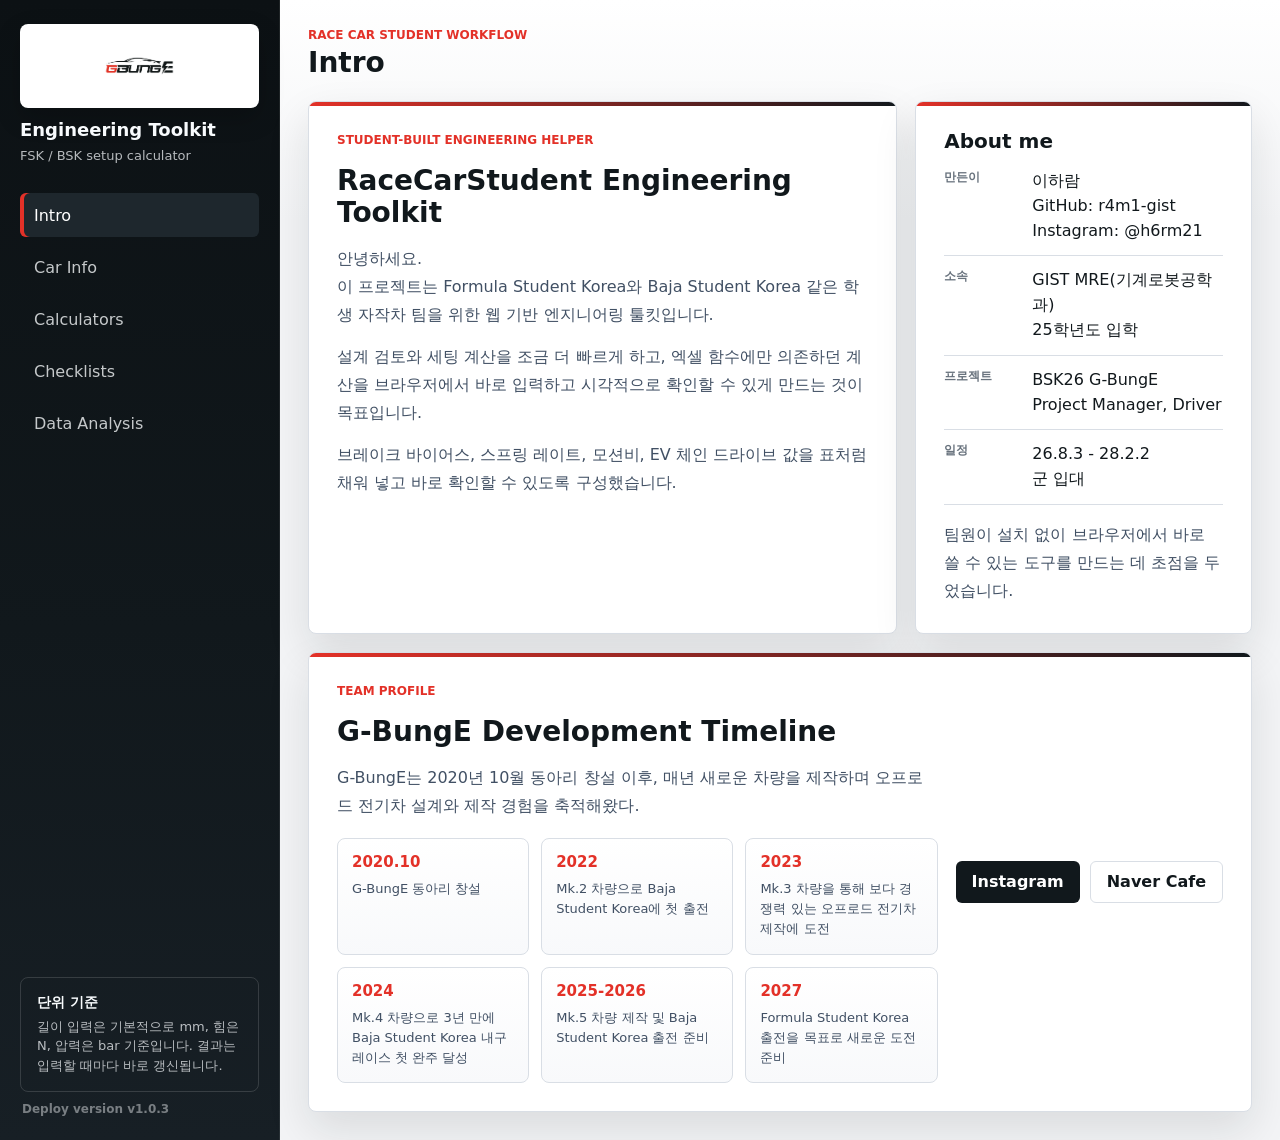
<file: web/index.html>
<!doctype html>
<html lang="ko">
  <head>
    <meta charset="utf-8">
    <meta name="viewport" content="width=device-width, initial-scale=1">
    <title>RaceCarStudent Engineering Toolkit</title>
    <link rel="stylesheet" href="styles.css?v=1.0.3">
  </head>
  <body>
    <main class="app-shell">
      <aside class="sidebar" aria-label="Toolkit navigation">
        <div class="brand-block">
          <div class="brand-logo">
            <img src="assets/g-bunge-logo.jpg" alt="G-BungE logo">
          </div>
          <div>
            <h1>Engineering Toolkit</h1>
            <p>FSK / BSK setup calculator</p>
          </div>
        </div>

        <nav class="tool-nav" aria-label="Toolkit sections">
          <button class="nav-button active" type="button" data-view="intro">Intro</button>
          <button class="nav-button" type="button" data-view="carinfo">Car Info</button>
          <button class="nav-button" type="button" data-view="calculators">Calculators</button>
          <button class="nav-button" type="button" data-view="checklists">Checklists</button>
          <button class="nav-button" type="button" data-view="analysis">Data Analysis</button>
        </nav>

        <section class="note-panel" aria-label="Input note">
          <h2>단위 기준</h2>
          <p>길이 입력은 기본적으로 mm, 힘은 N, 압력은 bar 기준입니다. 결과는 입력할 때마다 바로 갱신됩니다.</p>
        </section>
        <p class="release-version">Deploy version v1.0.3</p>
      </aside>

      <section class="workspace">
        <header class="workspace-header">
          <div>
            <p class="eyebrow">Race car student workflow</p>
            <h2 id="tool-title">Intro</h2>
          </div>
          <div class="header-actions">
            <button class="ghost-button" id="capture-tool" type="button" title="보고서 캡쳐용 보기">Capture View</button>
            <button class="ghost-button" id="reset-tool" type="button" title="현재 계산기 기본값 복원">Reset</button>
          </div>
        </header>

        <!-- Intro -->
        <section class="view-section active" data-view-panel="intro" aria-labelledby="tool-title">
          <div class="intro-layout">
            <section class="intro-panel">
              <p class="intro-kicker">Student-built engineering helper</p>
              <h3>RaceCarStudent Engineering Toolkit</h3>
              <p>
                안녕하세요.<br>
                이 프로젝트는 Formula Student Korea와 Baja Student Korea 같은 학생 자작차 팀을 위한
                웹 기반 엔지니어링 툴킷입니다.
              </p>
              <p>
                설계 검토와 세팅 계산을 조금 더 빠르게 하고,
                엑셀 함수에만 의존하던 계산을 브라우저에서 바로 입력하고
                시각적으로 확인할 수 있게 만드는 것이 목표입니다.
              </p>
              <p>
                브레이크 바이어스, 스프링 레이트, 모션비, EV 체인 드라이브 값을
                표처럼 채워 넣고 바로 확인할 수 있도록 구성했습니다.
              </p>
            </section>

            <aside class="intro-panel compact-panel">
              <h3>About me</h3>
              <dl class="profile-list">
                <div>
                  <dt>만든이</dt>
                  <dd>
                    이하람<br>
                    GitHub: r4m1-gist<br>
                    Instagram: @h6rm21
                  </dd>
                </div>
                <div>
                  <dt>소속</dt>
                  <dd>GIST MRE(기계로봇공학과)<br>25학년도 입학</dd>
                </div>
                <div>
                  <dt>프로젝트</dt>
                  <dd>BSK26 G-BungE<br>Project Manager, Driver</dd>
                </div>
                <div>
                  <dt>일정</dt>
                  <dd>26.8.3 - 28.2.2<br>군 입대</dd>
                </div>
              </dl>
              <p>
                팀원이 설치 없이 브라우저에서 바로 쓸 수 있는 도구를 만드는 데 초점을 두었습니다.
              </p>
            </aside>
          </div>

          <section class="intro-panel gbunge-panel">
            <section class="club-history">
              <p class="intro-kicker">Team profile</p>
              <h3>G-BungE Development Timeline</h3>
              <p>
                G-BungE는 2020년 10월 동아리 창설 이후, 매년 새로운 차량을 제작하며
                오프로드 전기차 설계와 제작 경험을 축적해왔다.
              </p>

              <div class="timeline">
                <div class="timeline-item">
                  <h4>2020.10</h4>
                  <p>G-BungE 동아리 창설</p>
                </div>
                <div class="timeline-item">
                  <h4>2022</h4>
                  <p>Mk.2 차량으로 Baja Student Korea에 첫 출전</p>
                </div>
                <div class="timeline-item">
                  <h4>2023</h4>
                  <p>Mk.3 차량을 통해 보다 경쟁력 있는 오프로드 전기차 제작에 도전</p>
                </div>
                <div class="timeline-item">
                  <h4>2024</h4>
                  <p>Mk.4 차량으로 3년 만에 Baja Student Korea 내구 레이스 첫 완주 달성</p>
                </div>
                <div class="timeline-item">
                  <h4>2025-2026</h4>
                  <p>Mk.5 차량 제작 및 Baja Student Korea 출전 준비</p>
                </div>
                <div class="timeline-item">
                  <h4>2027</h4>
                  <p>Formula Student Korea 출전을 목표로 새로운 도전 준비</p>
                </div>
              </div>
            </section>
            <div class="gbunge-actions">
              <a class="repo-link" href="https://www.instagram.com/gbunge_/" target="_blank" rel="noreferrer">Instagram</a>
              <a class="repo-link secondary" href="https://cafe.naver.com/gistgbunge" target="_blank" rel="noreferrer">Naver Cafe</a>
            </div>
          </section>
        </section>

        <!-- Car Info -->
        <section class="view-section" data-view-panel="carinfo" aria-labelledby="tool-title">
          <nav class="car-tabs" aria-label="Vehicle info tabs">
            <button class="car-tab active" type="button" data-car="mk5">Mk.5</button>
            <button class="car-tab" type="button" data-car="gef27">GEF-27</button>
          </nav>

          <section class="car-panel active" data-car-panel="mk5" aria-label="Mk.5 vehicle information">
            <div class="car-info-layout">
              <article class="car-hero">
                <span>Vehicle Profile</span>
                <h3>Mk.5</h3>
                <p>Baja / Formula Student 계열 차량 제원 정리용 프로필입니다. 설계가 확정되면 표의 값을 실제 차량 데이터로 교체하면 됩니다.</p>
              </article>
              <section class="spec-card">
                <div class="section-heading">
                  <h3>Core Specs</h3>
                  <span>기본 패키징</span>
                </div>
                <dl class="spec-list">
                  <div><dt>Vehicle type</dt><dd>Baja Student EV</dd></div>
                  <div><dt>Wheelbase</dt><dd>1600 mm</dd></div>
                  <div><dt>Front track</dt><dd>1240 mm</dd></div>
                  <div><dt>Rear track</dt><dd>1200 mm</dd></div>
                  <div><dt>Mass target</dt><dd>250 kg with driver</dd></div>
                  <div><dt>Tire loaded radius</dt><dd>250 mm</dd></div>
                </dl>
              </section>
              <section class="spec-card">
                <div class="section-heading">
                  <h3>System Notes</h3>
                  <span>계산기 연결값</span>
                </div>
                <dl class="spec-list">
                  <div><dt>Brake baseline</dt><dd>Front bias 60-65%</dd></div>
                  <div><dt>Suspension target</dt><dd>35 N/mm wheel rate</dd></div>
                  <div><dt>Motion ratio</dt><dd>0.72 spring / wheel</dd></div>
                  <div><dt>Steering target</dt><dd>8.0 m centerline radius</dd></div>
                  <div><dt>Drive layout</dt><dd>Chain drive, 12T / 60T example</dd></div>
                  <div><dt>Status</dt><dd>Draft spec sheet</dd></div>
                </dl>
              </section>
            </div>
          </section>

          <section class="car-panel" data-car-panel="gef27" aria-label="GEF-27 vehicle information">
            <div class="car-info-layout">
              <article class="car-hero">
                <span>Vehicle Profile</span>
                <h3>GEF-27</h3>
                <p>BSK / endurance vehicle 계열 제원 정리용 프로필입니다. 실제 제작 치수와 부품 선정값이 정해지면 이 표를 기준 데이터로 쓰면 됩니다.</p>
              </article>
              <section class="spec-card">
                <div class="section-heading">
                  <h3>Core Specs</h3>
                  <span>기본 패키징</span>
                </div>
                <dl class="spec-list">
                  <div><dt>Vehicle type</dt><dd>Formula Student EV</dd></div>
                  <div><dt>Wheelbase</dt><dd>1650 mm</dd></div>
                  <div><dt>Front track</dt><dd>1280 mm</dd></div>
                  <div><dt>Rear track</dt><dd>1260 mm</dd></div>
                  <div><dt>Mass target</dt><dd>285 kg with driver</dd></div>
                  <div><dt>Tire loaded radius</dt><dd>280 mm</dd></div>
                </dl>
              </section>
              <section class="spec-card">
                <div class="section-heading">
                  <h3>System Notes</h3>
                  <span>계산기 연결값</span>
                </div>
                <dl class="spec-list">
                  <div><dt>Brake baseline</dt><dd>Front bias 58-63%</dd></div>
                  <div><dt>Suspension target</dt><dd>Off-road compliance first</dd></div>
                  <div><dt>Motion ratio</dt><dd>TBD after hardpoint freeze</dd></div>
                  <div><dt>Steering target</dt><dd>Low-speed maneuverability</dd></div>
                  <div><dt>Drive layout</dt><dd>Chain final drive candidate</dd></div>
                  <div><dt>Status</dt><dd>Draft spec sheet</dd></div>
                </dl>
              </section>
            </div>
          </section>
        </section>

        <!-- Calculators -->
        <section class="view-section" data-view-panel="calculators" aria-labelledby="tool-title">
          <nav class="calc-tabs" aria-label="Calculator tabs">
            <button class="calc-tab active" type="button" data-calc="brake">Brake Bias</button>
            <button class="calc-tab" type="button" data-calc="loadtransfer">Load Transfer</button>
            <button class="calc-tab" type="button" data-calc="spring">Spring Rate</button>
            <button class="calc-tab" type="button" data-calc="motion">Motion Ratio</button>
            <button class="calc-tab" type="button" data-calc="geometry">Geometry Setup</button>
            <button class="calc-tab" type="button" data-calc="steering">Steering Setup</button>
            <button class="calc-tab" type="button" data-calc="chain">Chain Drive</button>
            <button class="calc-tab" type="button" data-calc="speed">Speed / RPM</button>
            <button class="calc-tab" type="button" data-calc="tractive">Tractive Force</button>
            <button class="calc-tab" type="button" data-calc="battery">Battery Runtime</button>
          </nav>

          <section class="preset-panel" aria-label="Calculator presets">
            <div>
              <span>Preset</span>
              <strong id="preset-scope">Brake Bias</strong>
            </div>
            <select id="preset-select" aria-label="Saved presets"></select>
            <button class="ghost-button" id="save-preset" type="button">Save</button>
            <button class="ghost-button" id="load-preset" type="button">Load</button>
            <button class="ghost-button" id="delete-preset" type="button">Delete</button>
            <button class="ghost-button" id="export-presets" type="button">Export</button>
            <button class="ghost-button" id="import-presets" type="button">Import</button>
            <input id="preset-import-file" type="file" accept=".json,application/json">
            <p id="preset-status" aria-live="polite">현재 계산기 입력값을 브라우저에 저장합니다.</p>
          </section>

          <section class="calc-panel active" data-calc-panel="brake" aria-label="Brake Bias calculator">
            <div class="calculator-layout">
            <form class="input-card" data-form="brake">
              <div class="section-heading">
                <h3>Input</h3>
                <span>캘리퍼와 디스크 치수</span>
              </div>
              <div class="input-grid">
                <label>
                  <span>Front piston area <small>전륜 피스톤 면적</small></span>
                  <input name="frontArea" type="number" min="0" step="1" value="820">
                  <em>mm² per caliper</em>
                </label>
                <label>
                  <span>Rear piston area <small>후륜 피스톤 면적</small></span>
                  <input name="rearArea" type="number" min="0" step="1" value="540">
                  <em>mm² per caliper</em>
                </label>
                <label>
                  <span>Front caliper type <small>전륜 캘리퍼 형식</small></span>
                  <select name="frontCaliperMultiplier">
                    <option value="2">Floating / single acting</option>
                    <option value="1" selected>Fixed, total piston area</option>
                    <option value="2">Fixed, one-side area</option>
                  </select>
                  <em>clamp basis</em>
                </label>
                <label>
                  <span>Rear caliper type <small>후륜 캘리퍼 형식</small></span>
                  <select name="rearCaliperMultiplier">
                    <option value="2">Floating / single acting</option>
                    <option value="1" selected>Fixed, total piston area</option>
                    <option value="2">Fixed, one-side area</option>
                  </select>
                  <em>clamp basis</em>
                </label>
                <label>
                  <span>Front discs <small>전륜 디스크 수</small></span>
                  <input name="frontDiscs" type="number" min="0" step="1" value="2">
                  <em>count</em>
                </label>
                <label>
                  <span>Rear discs <small>후륜 디스크 수</small></span>
                  <input name="rearDiscs" type="number" min="0" step="1" value="1">
                  <em>count</em>
                </label>
                <label>
                  <span>Front effective radius <small>전륜 유효 반지름</small></span>
                  <input name="frontRadius" type="number" min="0" step="1" value="82">
                  <em>mm</em>
                </label>
                <label>
                  <span>Rear effective radius <small>후륜 유효 반지름</small></span>
                  <input name="rearRadius" type="number" min="0" step="1" value="95">
                  <em>mm</em>
                </label>
                <label>
                  <span>Front pad μ <small>전륜 패드 마찰계수</small></span>
                  <input name="frontMu" type="number" min="0" step="0.01" value="0.42">
                  <em>-</em>
                </label>
                <label>
                  <span>Rear pad μ <small>후륜 패드 마찰계수</small></span>
                  <input name="rearMu" type="number" min="0" step="0.01" value="0.40">
                  <em>-</em>
                </label>
                <label>
                  <span>Front pressure <small>전륜 유압</small></span>
                  <input name="frontPressure" type="number" min="0" step="0.1" value="42">
                  <em>bar</em>
                </label>
                <label>
                  <span>Rear pressure <small>후륜 유압</small></span>
                  <input name="rearPressure" type="number" min="0" step="0.1" value="72">
                  <em>bar</em>
                </label>
                <label>
                  <span>Pedal force <small>페달 입력힘</small></span>
                  <input name="pedalForce" type="number" min="0" step="1" value="350">
                  <em>N</em>
                </label>
                <label>
                  <span>Pedal ratio <small>페달비</small></span>
                  <input name="pedalRatio" type="number" min="0" step="0.1" value="4.5">
                  <em>-</em>
                </label>
                <label>
                  <span>Front master bore <small>전륜 마스터 보어</small></span>
                  <input name="frontMasterBore" type="number" min="0" step="0.1" value="15.9">
                  <em>mm</em>
                </label>
                <label>
                  <span>Rear master bore <small>후륜 마스터 보어</small></span>
                  <input name="rearMasterBore" type="number" min="0" step="0.1" value="12.7">
                  <em>mm</em>
                </label>
                <label>
                  <span>Balance bar front <small>전륜 배분</small></span>
                  <input name="frontBalance" type="number" min="0" max="100" step="1" value="48">
                  <em>% pedal load</em>
                </label>
                <label>
                  <span>Tire loaded radius <small>타이어 동반경</small></span>
                  <input name="tireRadius" type="number" min="0" step="1" value="250">
                  <em>mm</em>
                </label>
                <label>
                  <span>Vehicle mass <small>차량 질량</small></span>
                  <input name="vehicleMass" type="number" min="0" step="1" value="250">
                  <em>kg with driver</em>
                </label>
              </div>
            </form>

            <div class="result-card capture-card">
              <div class="section-heading">
                <h3>Result</h3>
                <span>정적 토크 비율</span>
              </div>
              <div class="capture-hero">
                <div>
                  <span>Front bias <small>전륜 비율</small></span>
                  <strong id="brake-hero-front">-</strong>
                  <em>계산된 전륜 제동 분배</em>
                </div>
                <div>
                  <span>Hydraulic decel <small>유압 기준 감속도</small></span>
                  <strong id="brake-hero-decel">-</strong>
                  <em>입력 유압/페달 조건 기준</em>
                </div>
              </div>
              <div class="report-flow" aria-label="Brake calculation flow">
                <article><span>Goal <small>목표</small></span><strong id="brake-goal">-</strong></article>
                <article><span>Calculation <small>계산</small></span><strong id="brake-calc">-</strong></article>
                <article><span>Implementation <small>구현</small></span><strong id="brake-implementation">-</strong></article>
              </div>
              <div class="bias-meter" aria-label="Brake bias meter">
                <div id="brake-front-bar"></div>
                <div id="brake-rear-bar"></div>
              </div>
              <div class="metric-grid three">
                <article>
                  <span>Front bias <small>전륜 비율</small></span>
                  <strong id="brake-front">-</strong>
                </article>
                <article>
                  <span>Rear bias <small>후륜 비율</small></span>
                  <strong id="brake-rear">-</strong>
                </article>
                <article>
                  <span>Front torque factor <small>전륜 토크 계수</small></span>
                  <strong id="brake-front-factor">-</strong>
                </article>
                <article>
                  <span>Rear torque factor <small>후륜 토크 계수</small></span>
                  <strong id="brake-rear-factor">-</strong>
                </article>
                <article>
                  <span>Front line pressure <small>전륜 라인압</small></span>
                  <strong id="brake-front-pressure">-</strong>
                </article>
                <article>
                  <span>Rear line pressure <small>후륜 라인압</small></span>
                  <strong id="brake-rear-pressure">-</strong>
                </article>
                <article>
                  <span>Front brake torque <small>전륜 제동토크</small></span>
                  <strong id="brake-front-torque">-</strong>
                </article>
                <article>
                  <span>Rear brake torque <small>후륜 제동토크</small></span>
                  <strong id="brake-rear-torque">-</strong>
                </article>
                <article>
                  <span>Total brake force <small>총 제동력</small></span>
                  <strong id="brake-total-force">-</strong>
                </article>
                <article>
                  <span>Hydraulic decel <small>유압 기준 감속도</small></span>
                  <strong id="brake-decel">-</strong>
                </article>
              </div>
              <p class="formula">
                brake torque = line pressure × piston area × clamp multiplier × disc count × effective radius × pad μ. Decel excludes tire grip and load transfer limits.
              </p>
            </div>
          </div>
          </section>

          <section class="calc-panel" data-calc-panel="loadtransfer" aria-label="Load transfer calculator">
            <div class="wide-layout capture-layout">
            <form class="input-card" data-form="loadtransfer">
              <div class="section-heading">
                <h3>Input</h3>
                <span>하중이동 / 제동 바이어스</span>
              </div>
              <div class="input-grid compact">
                <label><span>Vehicle mass <small>차량 질량</small></span><input name="mass" type="number" min="0" step="1" value="250"><em>kg with driver</em></label>
                <label><span>Wheelbase <small>휠베이스</small></span><input name="wheelbase" type="number" min="0" step="1" value="1600"><em>mm</em></label>
                <label><span>CG height <small>무게중심 높이</small></span><input name="cgHeight" type="number" min="0" step="1" value="320"><em>mm</em></label>
                <label><span>Static front weight <small>정적 전륜 하중비</small></span><input name="frontWeight" type="number" min="0" max="100" step="0.1" value="45"><em>%</em></label>
                <label><span>Target braking decel <small>목표 제동 감속도</small></span><input name="brakingG" type="number" min="0" step="0.05" value="1.1"><em>g</em></label>
                <label><span>Target lateral accel <small>목표 횡가속도</small></span><input name="lateralG" type="number" min="0" step="0.05" value="0.9"><em>g</em></label>
                <label><span>Front track <small>전륜 윤거</small></span><input name="frontTrack" type="number" min="0" step="1" value="1240"><em>mm</em></label>
                <label><span>Rear track <small>후륜 윤거</small></span><input name="rearTrack" type="number" min="0" step="1" value="1200"><em>mm</em></label>
                <label><span>Front roll stiffness share <small>전륜 롤 강성 배분</small></span><input name="frontRollShare" type="number" min="0" max="100" step="1" value="52"><em>%</em></label>
                <label><span>Chosen front bias <small>구현 전륜 비율</small></span><input name="chosenFrontBias" type="number" min="0" max="100" step="0.1" value="60"><em>%</em></label>
              </div>
            </form>

            <div class="result-card capture-card">
              <div class="section-heading">
                <h3>Result</h3>
                <span>캡쳐용 설계 근거</span>
              </div>
              <div class="capture-hero">
                <div>
                  <span>Recommended front bias <small>권장 전륜 비율</small></span>
                  <strong id="load-front-bias">-</strong>
                  <em>동적 하중 기준 목표값</em>
                </div>
                <div>
                  <span>Braking load transfer <small>제동 하중이동</small></span>
                  <strong id="load-brake-transfer">-</strong>
                  <em>제동 시 종방향 하중이동</em>
                </div>
              </div>
              <div class="report-flow" aria-label="Design calculation flow">
                <article>
                  <span>Goal <small>목표</small></span>
                  <strong id="load-goal">-</strong>
                </article>
                <article>
                  <span>Calculation <small>계산</small></span>
                  <strong id="load-calc">-</strong>
                </article>
                <article>
                  <span>Implementation <small>구현</small></span>
                  <strong id="load-implementation">-</strong>
                </article>
              </div>
              <div class="metric-grid three">
                <article><span>Static axle load F/R <small>정적 전/후륜 하중</small></span><strong id="load-static-load">-</strong></article>
                <article><span>Dynamic axle load F/R <small>동적 전/후륜 하중</small></span><strong id="load-dynamic-load">-</strong></article>
                <article><span>Bias offset <small>목표 대비 차이</small></span><strong id="load-bias-offset">-</strong></article>
                <article><span>Front lateral transfer <small>전륜 횡하중이동</small></span><strong id="load-front-lateral">-</strong></article>
                <article><span>Rear lateral transfer <small>후륜 횡하중이동</small></span><strong id="load-rear-lateral">-</strong></article>
                <article><span>Roll stiffness split <small>롤 강성 배분</small></span><strong id="load-roll-split">-</strong></article>
              </div>
              <p class="formula">
                Longitudinal load transfer = mass × decel × CG height / wheelbase. 횡하중이동은 roll stiffness share와 track width를 기준으로 전/후륜에 배분합니다.
              </p>
            </div>
          </div>
          </section>

          <section class="calc-panel" data-calc-panel="spring" aria-label="Spring Rate calculator">
            <div class="calculator-layout">
            <form class="input-card" data-form="spring">
              <div class="section-heading">
                <h3>Input</h3>
                <span>타깃 휠레이트 역산</span>
              </div>
              <div class="input-grid">
                <label>
                  <span>Target wheel rate <small>목표 휠레이트</small></span>
                  <input name="wheelRate" type="number" min="0" step="0.1" value="35">
                  <em>N/mm</em>
                </label>
                <label>
                  <span>Motion ratio <small>모션비</small></span>
                  <input name="motionRatio" type="number" min="0" step="0.01" value="0.72">
                  <em>spring/wheel</em>
                </label>
                <label>
                  <span>Tire rate <small>타이어 강성</small></span>
                  <input name="tireRate" type="number" min="0" step="1" value="180">
                  <em>N/mm</em>
                </label>
              </div>
            </form>
            <div class="result-card capture-card">
              <div class="section-heading">
                <h3>Result</h3>
                <span>스프링 선택 기준</span>
              </div>
              <div class="capture-hero">
                <div>
                  <span>Required spring rate <small>필요 스프링 레이트</small></span>
                  <strong id="spring-hero-rate">-</strong>
                  <em>목표 휠레이트 기준 산출값</em>
                </div>
                <div>
                  <span>Motion ratio <small>모션비</small></span>
                  <strong id="spring-hero-motion">-</strong>
                  <em>스프링/휠 스트로크 비율</em>
                </div>
              </div>
              <div class="report-flow" aria-label="Spring calculation flow">
                <article><span>Goal <small>목표</small></span><strong id="spring-goal">-</strong></article>
                <article><span>Calculation <small>계산</small></span><strong id="spring-calc">-</strong></article>
                <article><span>Implementation <small>구현</small></span><strong id="spring-implementation">-</strong></article>
              </div>
              <div class="metric-grid two">
                <article>
                  <span>Required spring rate <small>필요 스프링 레이트</small></span>
                  <strong id="spring-rate">-</strong>
                </article>
                <article>
                  <span>Suspension wheel rate <small>서스펜션 휠레이트</small></span>
                  <strong id="suspension-wheel-rate">-</strong>
                </article>
              </div>
              <p class="formula">spring rate = suspension wheel rate / motion ratio²</p>
            </div>
          </div>
          </section>

          <section class="calc-panel" data-calc-panel="motion" aria-label="Motion Ratio calculator">
            <div class="calculator-layout">
            <form class="input-card" data-form="motion">
              <div class="section-heading">
                <h3>Input</h3>
                <span>실측 스트로크 기반</span>
              </div>
              <div class="input-grid">
                <label>
                  <span>Wheel travel <small>휠 스트로크</small></span>
                  <input name="wheelTravel" type="number" min="0" step="0.1" value="50">
                  <em>mm</em>
                </label>
                <label>
                  <span>Spring travel <small>스프링 스트로크</small></span>
                  <input name="springTravel" type="number" min="0" step="0.1" value="36">
                  <em>mm</em>
                </label>
              </div>
            </form>
            <div class="result-card capture-card">
              <div class="section-heading">
                <h3>Result</h3>
                <span>댐퍼/스프링 레버비</span>
              </div>
              <div class="capture-hero">
                <div>
                  <span>Motion ratio <small>모션비</small></span>
                  <strong id="motion-hero-ratio">-</strong>
                  <em>spring travel / wheel travel</em>
                </div>
                <div>
                  <span>Installation ratio <small>설치비</small></span>
                  <strong id="motion-hero-install">-</strong>
                  <em>wheel travel / spring travel</em>
                </div>
              </div>
              <div class="report-flow" aria-label="Motion ratio calculation flow">
                <article><span>Goal <small>목표</small></span><strong id="motion-goal">-</strong></article>
                <article><span>Calculation <small>계산</small></span><strong id="motion-calc">-</strong></article>
                <article><span>Implementation <small>구현</small></span><strong id="motion-implementation">-</strong></article>
              </div>
              <div class="metric-grid two">
                <article>
                  <span>Motion ratio <small>모션비</small></span>
                  <strong id="motion-ratio">-</strong>
                </article>
                <article>
                  <span>Installation ratio <small>설치비</small></span>
                  <strong id="installation-ratio">-</strong>
                </article>
              </div>
            </div>
          </div>
          </section>

          <section class="calc-panel" data-calc-panel="geometry" aria-label="Geometry setup calculator">
            <div class="wide-layout">
            <form class="input-card" data-form="geometry">
              <div class="section-heading">
                <h3>Input</h3>
                <span>좌표 기반 CG / 동특성 1차값</span>
              </div>
              <div class="input-grid compact">
                <label><span>FL X <small>전좌 X</small></span><input name="flX" type="number" step="1" value="1600"><em>mm</em></label>
                <label><span>FL Y <small>전좌 Y</small></span><input name="flY" type="number" step="1" value="620"><em>mm</em></label>
                <label><span>FR X <small>전우 X</small></span><input name="frX" type="number" step="1" value="1600"><em>mm</em></label>
                <label><span>FR Y <small>전우 Y</small></span><input name="frY" type="number" step="1" value="-620"><em>mm</em></label>
                <label><span>RL X <small>후좌 X</small></span><input name="rlX" type="number" step="1" value="0"><em>mm</em></label>
                <label><span>RL Y <small>후좌 Y</small></span><input name="rlY" type="number" step="1" value="600"><em>mm</em></label>
                <label><span>RR X <small>후우 X</small></span><input name="rrX" type="number" step="1" value="0"><em>mm</em></label>
                <label><span>RR Y <small>후우 Y</small></span><input name="rrY" type="number" step="1" value="-600"><em>mm</em></label>
                <label><span>Vehicle speed <small>차속</small></span><input name="speedKph" type="number" min="0" step="1" value="35"><em>km/h</em></label>
                <label><span>Turn radius <small>회전반경</small></span><input name="turnRadius" type="number" min="0" step="10" value="8000"><em>mm, centerline</em></label>
                <label><span>Yaw moment arm <small>요 모멘트 암</small></span><input name="yawArm" type="number" min="0" step="1" value="720"><em>mm, CG to tire CP estimate</em></label>
              </div>
              <label class="textarea-label">
                <span>Mass point coordinates <small>질량점 좌표</small></span>
                <textarea name="massPoints" rows="8">driver,820,0,420,75
battery,600,-120,180,22
motor,220,0,210,18
frame,780,0,260,55</textarea>
                <em>name, x(mm), y(mm), z(mm), mass(kg). name 없이 x,y,z,mass도 가능</em>
              </label>
            </form>

            <div class="result-card chart-card capture-card">
              <div class="section-heading">
                <h3>Result</h3>
                <span>CG / Wheelbase / Yaw</span>
              </div>
              <div class="capture-hero">
                <div>
                  <span>CG height <small>무게중심 높이</small></span>
                  <strong id="geo-hero-cgz">-</strong>
                  <em>입력 질량점 가중평균</em>
                </div>
                <div>
                  <span>Lateral acceleration <small>횡가속도</small></span>
                  <strong id="geo-hero-latacc">-</strong>
                  <em>속도/회전반경 기준</em>
                </div>
              </div>
              <div class="report-flow" aria-label="Geometry calculation flow">
                <article><span>Goal <small>목표</small></span><strong id="geo-goal">-</strong></article>
                <article><span>Calculation <small>계산</small></span><strong id="geo-calc">-</strong></article>
                <article><span>Implementation <small>구현</small></span><strong id="geo-implementation">-</strong></article>
              </div>
              <div class="metric-grid three">
                <article><span>CG X <small>무게중심 X</small></span><strong id="geo-cg-x">-</strong></article>
                <article><span>CG Y <small>무게중심 Y</small></span><strong id="geo-cg-y">-</strong></article>
                <article><span>CG Z <small>무게중심 Z</small></span><strong id="geo-cg-z">-</strong></article>
                <article><span>Wheelbase <small>휠베이스</small></span><strong id="geo-wheelbase">-</strong></article>
                <article><span>Front / rear track <small>전/후륜 윤거</small></span><strong id="geo-track">-</strong></article>
                <article><span>Total point mass <small>총 질량점 질량</small></span><strong id="geo-mass">-</strong></article>
                <article><span>Radius display <small>표시 회전반경</small></span><strong id="geo-radius">-</strong></article>
                <article><span>Lateral acceleration <small>횡가속도</small></span><strong id="geo-latacc">-</strong></article>
                <article><span>Yaw rate <small>요 레이트</small></span><strong id="geo-yaw-rate">-</strong></article>
                <article><span>Yaw torque estimate <small>요 토크 추정</small></span><strong id="geo-yaw-torque">-</strong></article>
              </div>
              <canvas id="geo-diagram" width="860" height="360" aria-label="Vehicle geometry diagram"></canvas>
              <div class="chain-status" id="geo-status">좌표와 질량점을 입력하면 계산됩니다.</div>
              <p class="formula">
                CG는 입력 질량점의 가중평균입니다. Yaw rate와 lateral acceleration은 지정 회전반경과 속도 기준 1차값입니다.
              </p>
            </div>
          </div>
          </section>

          <section class="calc-panel" data-calc-panel="steering" aria-label="Steering setup calculator">
            <div class="calculator-layout">
            <form class="input-card" data-form="steering">
              <div class="section-heading">
                <h3>Input</h3>
                <span>Steering ratio / Ackermann</span>
              </div>
              <div class="input-grid compact">
                <label><span>Wheelbase <small>휠베이스</small></span><input name="wheelbase" type="number" min="0" step="1" value="1600"><em>mm</em></label>
                <label><span>Front track <small>전륜 윤거</small></span><input name="frontTrack" type="number" min="0" step="1" value="1240"><em>mm</em></label>
                <label><span>Target turn radius <small>목표 회전반경</small></span><input name="turnRadius" type="number" min="0" step="10" value="8000"><em>mm, centerline</em></label>
                <label>
                  <span>Turn direction <small>회전 방향</small></span>
                  <select name="turnDirection">
                    <option value="left">Left</option>
                    <option value="right">Right</option>
                  </select>
                  <em>inner wheel side</em>
                </label>
                <label><span>Steering wheel angle <small>스티어링휠 각도</small></span><input name="steeringWheelAngle" type="number" min="0" step="1" value="180"><em>deg at this corner</em></label>
                <label><span>Rack travel <small>랙 이동량</small></span><input name="rackTravel" type="number" min="0" step="0.1" value="28"><em>mm at this corner</em></label>
                <label><span>Pinion pitch radius <small>피니언 피치 반경</small></span><input name="pinionRadius" type="number" min="0" step="0.1" value="9"><em>mm</em></label>
                <label><span>Steering arm length <small>스티어링 암 길이</small></span><input name="steeringArm" type="number" min="0" step="0.1" value="115"><em>mm, simple estimate</em></label>
                <label><span>Measured inner angle <small>실측 내륜각</small></span><input name="actualInnerAngle" type="number" min="0" step="0.1" value="12.2"><em>deg</em></label>
                <label><span>Measured outer angle <small>실측 외륜각</small></span><input name="actualOuterAngle" type="number" min="0" step="0.1" value="10.5"><em>deg</em></label>
              </div>
            </form>

            <div class="result-card capture-card">
              <div class="section-heading">
                <h3>Result</h3>
                <span>기하 이상값과 실측 비교</span>
              </div>
              <div class="capture-hero">
                <div>
                  <span>Steering ratio <small>조향비</small></span>
                  <strong id="steer-hero-ratio">-</strong>
                  <em>steering wheel / road wheel</em>
                </div>
                <div>
                  <span>Ackermann percent <small>애커먼 비율</small></span>
                  <strong id="steer-hero-ackermann">-</strong>
                  <em>실측 내/외륜각 기준</em>
                </div>
              </div>
              <div class="report-flow" aria-label="Steering calculation flow">
                <article><span>Goal <small>목표</small></span><strong id="steer-goal">-</strong></article>
                <article><span>Calculation <small>계산</small></span><strong id="steer-calc">-</strong></article>
                <article><span>Implementation <small>구현</small></span><strong id="steer-implementation">-</strong></article>
              </div>
              <div class="metric-grid three">
                <article><span>Center steer angle <small>중심 조향각</small></span><strong id="steer-center-angle">-</strong></article>
                <article><span>Ideal inner / outer <small>이상 내/외륜각</small></span><strong id="steer-ideal-angles">-</strong></article>
                <article><span>Steering ratio <small>조향비</small></span><strong id="steer-ratio">-</strong></article>
                <article><span>Ackermann percent <small>애커먼 비율</small></span><strong id="steer-ackermann-percent">-</strong></article>
                <article><span>Measured turn radius <small>실측 회전반경</small></span><strong id="steer-measured-radius">-</strong></article>
                <article><span>Radius error <small>반경 오차</small></span><strong id="steer-radius-error">-</strong></article>
                <article><span>Rack per steering <small>조향각당 랙 이동</small></span><strong id="steer-rack-ratio">-</strong></article>
                <article><span>Pinion rack travel <small>피니언 기준 랙 이동</small></span><strong id="steer-pinion-travel">-</strong></article>
                <article><span>Rack steer estimate <small>랙 조향각 추정</small></span><strong id="steer-rack-steer">-</strong></article>
              </div>
              <div class="chain-status" id="steer-status">조향 기하 입력값을 확인하세요.</div>
              <p class="formula">
                Ackermann % = measured cotangent difference / ideal cotangent difference. 100%에 가까울수록 순수 Ackermann 기하에 가깝습니다.
              </p>
            </div>
          </div>
          </section>

          <section class="calc-panel" data-calc-panel="chain" aria-label="Chain Drive calculator">
            <div class="wide-layout">
            <form class="input-card" data-form="chain">
              <div class="section-heading">
                <h3>Input</h3>
                <span>체인 / 스프로킷 패키징</span>
              </div>
              <div class="input-grid compact">
                <label>
                  <span>Chain size <small>체인 규격</small></span>
                  <select name="chainSize">
                    <option value="420">420</option>
                    <option value="428">428</option>
                    <option value="520">520</option>
                  </select>
                  <em>standard</em>
                </label>
                <label><span>Target center distance <small>목표 축간거리</small></span><input name="centerDistance" type="number" min="0" step="1" value="450"><em>mm</em></label>
                <label><span>Motor sprocket <small>모터 스프로킷</small></span><input name="motorTeeth" type="number" min="0" step="1" value="12"><em>teeth</em></label>
                <label><span>Wheel sprocket <small>휠 스프로킷</small></span><input name="wheelTeeth" type="number" min="0" step="1" value="60"><em>teeth</em></label>
                <label><span>Axle adjust range <small>액슬 조정 범위</small></span><input name="adjustRange" type="number" min="0" step="1" value="15"><em>± mm</em></label>
                <label><span>Minimum wrap target <small>최소 감김각 목표</small></span><input name="minWrap" type="number" min="0" max="180" step="1" value="120"><em>deg</em></label>
              </div>
            </form>

            <div class="result-card chart-card capture-card">
              <div class="section-heading">
                <h3>Result</h3>
                <span>추천 코수 / 감김각</span>
              </div>
              <div class="capture-hero">
                <div>
                  <span>Recommended links <small>추천 링크 수</small></span>
                  <strong id="chain-hero-links">-</strong>
                  <em>목표 축간거리 기준</em>
                </div>
                <div>
                  <span>Small sprocket wrap <small>소스프로킷 감김각</small></span>
                  <strong id="chain-hero-wrap">-</strong>
                  <em>체인 이탈/마모 검토 기준</em>
                </div>
              </div>
              <div class="report-flow" aria-label="Chain calculation flow">
                <article><span>Goal <small>목표</small></span><strong id="chain-goal">-</strong></article>
                <article><span>Calculation <small>계산</small></span><strong id="chain-calc">-</strong></article>
                <article><span>Implementation <small>구현</small></span><strong id="chain-implementation">-</strong></article>
              </div>
              <div class="metric-grid three">
                <article>
                  <span>Recommended links <small>추천 링크 수</small></span>
                  <strong id="chain-links">-</strong>
                </article>
                <article>
                  <span>Small sprocket wrap <small>소스프로킷 감김각</small></span>
                  <strong id="chain-wrap">-</strong>
                </article>
                <article>
                  <span>Final drive ratio <small>최종 감속비</small></span>
                  <strong id="chain-ratio">-</strong>
                </article>
              </div>
              <canvas id="chain-diagram" width="860" height="300" aria-label="Chain layout diagram"></canvas>
              <div class="chain-status" id="chain-status">-</div>
              <div class="table-wrap">
                <table>
                  <thead>
                    <tr>
                      <th>Links</th>
                      <th>Center</th>
                      <th>Error</th>
                      <th>Wrap</th>
                      <th>Status</th>
                    </tr>
                  </thead>
                  <tbody id="chain-options"></tbody>
                </table>
              </div>
            </div>
          </div>
          </section>

          <section class="calc-panel" data-calc-panel="speed" aria-label="Speed and RPM calculator">
            <div class="calculator-layout">
              <form class="input-card" data-form="speed">
                <div class="section-heading">
                  <h3>Input</h3>
                  <span>모터 RPM / 감속비 / 타이어</span>
                </div>
                <div class="input-grid">
                  <label><span>Motor RPM <small>모터 회전수</small></span><input name="motorRpm" type="number" min="0" step="100" value="5200"><em>rpm</em></label>
                  <label><span>Final drive ratio <small>최종 감속비</small></span><input name="finalDrive" type="number" min="0" step="0.01" value="5"><em>wheel sprocket / motor sprocket</em></label>
                  <label><span>Tire diameter <small>타이어 직경</small></span><input name="tireDiameter" type="number" min="0" step="1" value="500"><em>mm</em></label>
                  <label><span>Target speed <small>목표 속도</small></span><input name="targetSpeed" type="number" min="0" step="1" value="55"><em>km/h</em></label>
                </div>
              </form>

              <div class="result-card capture-card">
                <div class="section-heading">
                  <h3>Result</h3>
                  <span>속도 / 필요 감속비</span>
                </div>
                <div class="capture-hero">
                  <div>
                    <span>Vehicle speed <small>예상 최고속</small></span>
                    <strong id="speed-vehicle">-</strong>
                    <em>입력 RPM과 감속비 기준</em>
                  </div>
                  <div>
                    <span>Required ratio <small>필요 감속비</small></span>
                    <strong id="speed-required-ratio">-</strong>
                    <em>목표 속도 기준 역산</em>
                  </div>
                </div>
                <div class="metric-grid three">
                  <article><span>Wheel RPM <small>휠 회전수</small></span><strong id="speed-wheel-rpm">-</strong></article>
                  <article><span>Tire circumference <small>타이어 둘레</small></span><strong id="speed-circumference">-</strong></article>
                  <article><span>Target wheel RPM <small>목표 휠 RPM</small></span><strong id="speed-target-wheel-rpm">-</strong></article>
                </div>
                <p class="formula">vehicle speed = motor rpm / final drive × tire circumference. Required ratio는 목표 속도에서 필요한 전체 감속비입니다.</p>
              </div>
            </div>
          </section>

          <section class="calc-panel" data-calc-panel="tractive" aria-label="Tractive force calculator">
            <div class="calculator-layout">
              <form class="input-card" data-form="tractive">
                <div class="section-heading">
                  <h3>Input</h3>
                  <span>구동력 / 가속도</span>
                </div>
                <div class="input-grid">
                  <label><span>Motor torque <small>모터 토크</small></span><input name="motorTorque" type="number" min="0" step="0.1" value="42"><em>Nm</em></label>
                  <label><span>Final drive ratio <small>최종 감속비</small></span><input name="finalDrive" type="number" min="0" step="0.01" value="5"><em>-</em></label>
                  <label><span>Drivetrain efficiency <small>구동 효율</small></span><input name="efficiency" type="number" min="0" max="100" step="1" value="90"><em>%</em></label>
                  <label><span>Tire radius <small>타이어 반지름</small></span><input name="tireRadius" type="number" min="0" step="1" value="250"><em>mm</em></label>
                  <label><span>Vehicle mass <small>차량 질량</small></span><input name="vehicleMass" type="number" min="0" step="1" value="250"><em>kg with driver</em></label>
                  <label><span>Traction limit <small>노면 마찰계수</small></span><input name="tractionMu" type="number" min="0" step="0.05" value="0.85"><em>μ</em></label>
                </div>
              </form>

              <div class="result-card capture-card">
                <div class="section-heading">
                  <h3>Result</h3>
                  <span>휠 토크 / 추정 가속</span>
                </div>
                <div class="capture-hero">
                  <div>
                    <span>Wheel force <small>구동력</small></span>
                    <strong id="tractive-force">-</strong>
                    <em>타이어 접지점 기준</em>
                  </div>
                  <div>
                    <span>Acceleration <small>가속도</small></span>
                    <strong id="tractive-accel">-</strong>
                    <em>질량 기준 1차 추정</em>
                  </div>
                </div>
                <div class="metric-grid three">
                  <article><span>Wheel torque <small>휠 토크</small></span><strong id="tractive-wheel-torque">-</strong></article>
                  <article><span>Traction cap <small>접지 한계</small></span><strong id="tractive-cap">-</strong></article>
                  <article><span>Limited force <small>제한 후 구동력</small></span><strong id="tractive-limited-force">-</strong></article>
                  <article><span>Acceleration g <small>g 환산</small></span><strong id="tractive-accel-g">-</strong></article>
                  <article><span>0-30 km/h estimate <small>단순 추정</small></span><strong id="tractive-zero-thirty">-</strong></article>
                  <article><span>Limiting factor <small>제한 요인</small></span><strong id="tractive-limit-status">-</strong></article>
                </div>
                <p class="formula">wheel force = motor torque × final drive × efficiency / tire radius. 공기저항, 토크 커브, 슬립 제어는 제외한 1차 추정입니다.</p>
              </div>
            </div>
          </section>

          <section class="calc-panel" data-calc-panel="battery" aria-label="Battery runtime calculator">
            <div class="calculator-layout">
              <form class="input-card" data-form="battery">
                <div class="section-heading">
                  <h3>Input</h3>
                  <span>에너지 / 주행 시간</span>
                </div>
                <div class="input-grid">
                  <label><span>Pack voltage <small>팩 전압</small></span><input name="packVoltage" type="number" min="0" step="1" value="72"><em>V nominal</em></label>
                  <label><span>Capacity <small>용량</small></span><input name="capacityAh" type="number" min="0" step="0.1" value="45"><em>Ah</em></label>
                  <label><span>Usable SOC <small>사용 가능 SOC</small></span><input name="usableSoc" type="number" min="0" max="100" step="1" value="80"><em>%</em></label>
                  <label><span>Average power <small>평균 출력</small></span><input name="averagePower" type="number" min="0" step="0.1" value="8"><em>kW</em></label>
                  <label><span>Average current <small>평균 전류</small></span><input name="averageCurrent" type="number" min="0" step="1" value="110"><em>A, optional cross-check</em></label>
                  <label><span>Target event time <small>목표 주행 시간</small></span><input name="targetMinutes" type="number" min="0" step="1" value="30"><em>min</em></label>
                </div>
              </form>

              <div class="result-card capture-card">
                <div class="section-heading">
                  <h3>Result</h3>
                  <span>사용 가능 에너지 / 런타임</span>
                </div>
                <div class="capture-hero">
                  <div>
                    <span>Usable energy <small>사용 가능 에너지</small></span>
                    <strong id="battery-energy">-</strong>
                    <em>전압 × 용량 × 사용 SOC</em>
                  </div>
                  <div>
                    <span>Runtime <small>예상 주행 시간</small></span>
                    <strong id="battery-runtime">-</strong>
                    <em>평균 출력 기준</em>
                  </div>
                </div>
                <div class="metric-grid three">
                  <article><span>Total energy <small>총 에너지</small></span><strong id="battery-total-energy">-</strong></article>
                  <article><span>Power from current <small>전류 기준 출력</small></span><strong id="battery-current-power">-</strong></article>
                  <article><span>Energy for target <small>목표 시간 필요 에너지</small></span><strong id="battery-target-energy">-</strong></article>
                  <article><span>Power budget <small>목표 시간 허용 출력</small></span><strong id="battery-power-budget">-</strong></article>
                  <article><span>Runtime margin <small>시간 여유</small></span><strong id="battery-runtime-margin">-</strong></article>
                  <article><span>Status <small>판정</small></span><strong id="battery-status">-</strong></article>
                </div>
                <p class="formula">usable energy = voltage × Ah × usable SOC. 실제 런타임은 온도, 전압강하, 드라이버 패턴, 회생제동에 따라 달라집니다.</p>
              </div>
            </div>
          </section>
        </section>

        <!-- Checklists -->
        <section class="view-section" data-view-panel="checklists" aria-labelledby="tool-title">
          <div class="checklist-hero">
            <div>
              <p class="intro-kicker">Saved checklist</p>
              <h3>설계/제작 리뷰 상태판</h3>
              <p>체크 상태와 메모는 이 브라우저에 자동 저장됩니다. 새로고침해도 그대로 남습니다.</p>
            </div>
            <div class="checklist-progress">
              <span>Completed</span>
              <strong id="checklist-progress">0 / 0</strong>
            </div>
          </div>

          <div class="checklist-board">
            <section class="checklist-card">
              <div class="section-heading">
                <h3>Design Review</h3>
                <span>설계 근거 확인</span>
              </div>
              <label class="check-row"><input type="checkbox" data-checklist-item="design-goal"><span>설계 목표와 요구사항을 수치로 정의했다.</span></label>
              <label class="check-row"><input type="checkbox" data-checklist-item="design-load"><span>하중 조건과 계산 가정을 정리했다.</span></label>
              <label class="check-row"><input type="checkbox" data-checklist-item="design-safety"><span>안전율 또는 판단 기준을 기록했다.</span></label>
              <label class="check-row"><input type="checkbox" data-checklist-item="design-report"><span>보고서에 넣을 캡쳐/표/결론을 준비했다.</span></label>
              <label class="textarea-label checklist-note">
                <span>Review note</span>
                <textarea data-checklist-note="design" rows="4" placeholder="검토 중 발견한 수정사항"></textarea>
              </label>
            </section>

            <section class="checklist-card">
              <div class="section-heading">
                <h3>Manufacturing</h3>
                <span>제작 전후 확인</span>
              </div>
              <label class="check-row"><input type="checkbox" data-checklist-item="mfg-drawing"><span>도면 버전과 릴리즈 날짜를 확인했다.</span></label>
              <label class="check-row"><input type="checkbox" data-checklist-item="mfg-material"><span>소재, 공차, 후처리 조건을 확인했다.</span></label>
              <label class="check-row"><input type="checkbox" data-checklist-item="mfg-fit"><span>조립 간섭과 체결 접근성을 확인했다.</span></label>
              <label class="check-row"><input type="checkbox" data-checklist-item="mfg-inspection"><span>제작 후 치수 검사 항목을 기록했다.</span></label>
              <label class="textarea-label checklist-note">
                <span>Manufacturing note</span>
                <textarea data-checklist-note="manufacturing" rows="4" placeholder="제작/구매/가공 메모"></textarea>
              </label>
            </section>

            <section class="checklist-card">
              <div class="section-heading">
                <h3>Failure Report</h3>
                <span>문제 기록</span>
              </div>
              <label class="check-row"><input type="checkbox" data-checklist-item="failure-symptom"><span>문제 발생 조건과 증상을 기록했다.</span></label>
              <label class="check-row"><input type="checkbox" data-checklist-item="failure-cause"><span>원인 가설과 확인 방법을 정리했다.</span></label>
              <label class="check-row"><input type="checkbox" data-checklist-item="failure-action"><span>임시 조치와 영구 수정안을 구분했다.</span></label>
              <label class="check-row"><input type="checkbox" data-checklist-item="failure-prevent"><span>재발 방지 체크 항목을 추가했다.</span></label>
              <label class="textarea-label checklist-note">
                <span>Failure note</span>
                <textarea data-checklist-note="failure" rows="4" placeholder="고장/수정 이력"></textarea>
              </label>
            </section>
          </div>
        </section>

        <!-- Data Analysis -->
        <section class="view-section" data-view-panel="analysis" aria-labelledby="tool-title">
          <div class="analysis-hero">
            <div>
              <p class="intro-kicker">Vehicle data viewer</p>
              <h3>Monolith / G-BungE 로그 바로 보기</h3>
              <p>
                TMA-1 또는 G-BungE Mk.4 로그와 CSV/JSON 테스트 데이터를 브라우저에서 바로 열어
                요약값, 그래프, 테이블로 확인합니다. 데이터는 로컬 브라우저에서만 처리됩니다.
              </p>
            </div>
            <div class="hero-actions">
              <a class="repo-link" href="https://v2.monolith.luftaquila.io" target="_blank" rel="noreferrer">
                Monolith Control Hub
              </a>
              <a class="repo-link secondary" href="https://github.com/r4m1-gist/G-BungE_LogAnalysis_Modified_Mk.4" target="_blank" rel="noreferrer">
                Mk.4 Log Analysis
              </a>
            </div>
          </div>

          <div class="analysis-layout">
            <section class="input-card">
              <div class="section-heading">
                <h3>데이터 업로드</h3>
                <span>.log / .csv / .json</span>
              </div>
              <label class="file-drop">
                <input id="monolith-file" type="file" accept=".log,.csv,.json,.txt,text/plain,text/csv,application/json">
                <span>Monolith / G-BungE 로그 또는 테스트 데이터 선택</span>
                <em>다운로드한 파일을 선택하면 즉시 분석합니다.</em>
              </label>
              <div class="input-grid compact analysis-controls">
                <label>
                  <span>X axis</span>
                  <select id="analysis-x-axis"></select>
                  <em>시간 또는 샘플 인덱스</em>
                </label>
                <label>
                  <span>Signal</span>
                  <select id="analysis-y-axis"></select>
                  <em>그래프로 볼 값</em>
                </label>
              </div>
              <div class="chain-status" id="analysis-status">아직 로드된 데이터가 없습니다.</div>
            </section>

            <section class="result-card chart-card">
              <div class="section-heading">
                <h3>그래프</h3>
                <span id="analysis-chart-label">No signal</span>
              </div>
              <canvas id="analysis-chart" width="980" height="360" aria-label="Uploaded data graph"></canvas>
            </section>
          </div>

          <div class="metric-grid three analysis-metrics">
            <article>
              <span>Samples</span>
              <strong id="analysis-samples">-</strong>
            </article>
            <article>
              <span>Duration</span>
              <strong id="analysis-duration">-</strong>
            </article>
            <article>
              <span>Signals</span>
              <strong id="analysis-signals">-</strong>
            </article>
          </div>

          <section class="result-card">
            <div class="section-heading">
              <h3>데이터 테이블</h3>
              <span id="analysis-table-label">상위 120개 샘플</span>
            </div>
            <div class="table-wrap">
              <table id="analysis-table">
                <thead></thead>
                <tbody></tbody>
              </table>
            </div>
          </section>

          <div class="overview-grid analysis-links">
            <article class="overview-card">
              <span>Monolith</span>
              <h3>원본 Control Hub</h3>
              <p>실시간 텔레메트리, 원격 다운로드, 기기 설정은 Monolith Control Hub에서 계속 사용할 수 있습니다.</p>
            </article>
            <article class="overview-card">
              <span>Mk.4 Log</span>
              <h3>G-BungE 로그 레포</h3>
              <p>깊은 주행 분석과 기존 로그 포맷 참고는 G-BungE_LogAnalysis_Modified_Mk.4 레포에서 진행해주시면 됩니다.</p>
            </article>
            <article class="overview-card">
              <span>Local first</span>
              <h3>브라우저 내부 처리</h3>
              <p>업로드한 파일은 서버로 전송하지 않고 현재 브라우저 메모리에서 파싱하고 표시합니다.</p>
            </article>
            <article class="overview-card">
              <span>Parser</span>
              <h3>자동 포맷 감지</h3>
              <p>Monolith v2 바이너리, G-BungE Mk.4 바이너리, CSV, JSON, 숫자형 텍스트 로그를 지원합니다.</p>
            </article>
          </div>
        </section>
      </section>
    </main>

    <script src="app.js?v=1.0.3"></script>
  </body>
</html>
</file>
<file: web/styles.css>
:root {
  color-scheme: light;
  --page: #f3f4f6;
  --panel: #ffffff;
  --ink: #11181c;
  --muted: #68727d;
  --line: #d9dee5;
  --nav: #11181c;
  --nav-soft: #1e272d;
  --accent: #e33128;
  --accent-dark: #a82420;
  --accent-soft: #fff1ef;
  --steel: #56616c;
  --blue: #2d6cdf;
  --shadow: 0 18px 44px rgba(17, 24, 28, 0.11);
}

* {
  box-sizing: border-box;
}

body {
  margin: 0;
  min-height: 100vh;
  background:
    linear-gradient(180deg, #ffffff 0, var(--page) 220px),
    var(--page);
  color: var(--ink);
  font-family: Inter, ui-sans-serif, system-ui, -apple-system, BlinkMacSystemFont, "Segoe UI", sans-serif;
}

button,
input,
select,
textarea {
  font: inherit;
}

.app-shell {
  display: grid;
  grid-template-columns: 280px minmax(0, 1fr);
  min-height: 100vh;
}

.sidebar {
  background:
    linear-gradient(180deg, #0c1114 0%, var(--nav) 55%, #171f25 100%);
  color: #f8fbfd;
  padding: 24px 20px;
  display: flex;
  flex-direction: column;
  gap: 28px;
  border-right: 1px solid rgba(255, 255, 255, 0.08);
}

.brand-block {
  display: grid;
  gap: 12px;
}

.brand-logo {
  width: 100%;
  aspect-ratio: 2.85 / 1;
  display: flex;
  align-items: center;
  justify-content: center;
  overflow: hidden;
  border: 1px solid rgba(255, 255, 255, 0.18);
  background: #ffffff;
  border-radius: 8px;
  box-shadow: 0 10px 26px rgba(0, 0, 0, 0.2);
}

.brand-logo img {
  width: 92%;
  height: 78%;
  object-fit: contain;
  display: block;
}

.brand-block h1 {
  margin: 0;
  font-size: 18px;
  line-height: 1.15;
  letter-spacing: 0;
}

.brand-block p,
.note-panel p {
  margin: 5px 0 0;
  color: rgba(248, 251, 253, 0.72);
  font-size: 13px;
  line-height: 1.5;
}

.tool-nav {
  display: grid;
  gap: 8px;
}

.nav-button,
.ghost-button {
  border: 0;
  cursor: pointer;
}

.nav-button {
  min-height: 44px;
  padding: 0 14px;
  border-radius: 6px;
  text-align: left;
  color: rgba(248, 251, 253, 0.78);
  background: transparent;
}

.nav-button:hover,
.nav-button.active {
  background: var(--nav-soft);
  color: #ffffff;
}

.nav-button.active {
  box-shadow: inset 4px 0 0 var(--accent);
}

.note-panel {
  margin-top: auto;
  padding: 16px;
  border: 1px solid rgba(255, 255, 255, 0.14);
  border-radius: 8px;
}

.note-panel h2 {
  margin: 0;
  font-size: 14px;
}

.release-version {
  margin: -18px 2px 0;
  color: rgba(248, 251, 253, 0.44);
  font-size: 12px;
  font-weight: 700;
  letter-spacing: 0;
}

.workspace {
  padding: 28px;
  min-width: 0;
}

.workspace-header {
  display: flex;
  justify-content: space-between;
  gap: 18px;
  align-items: center;
  margin-bottom: 22px;
}

.header-actions {
  display: flex;
  gap: 10px;
  align-items: center;
  justify-content: flex-end;
}

.eyebrow {
  margin: 0 0 4px;
  color: var(--accent);
  font-size: 12px;
  font-weight: 800;
  text-transform: uppercase;
}

.workspace-header h2 {
  margin: 0;
  font-size: 28px;
  letter-spacing: 0;
}

.ghost-button {
  min-width: 76px;
  height: 38px;
  border: 1px solid var(--line);
  border-radius: 6px;
  background: var(--panel);
  color: var(--ink);
  font-weight: 700;
}

.ghost-button:hover {
  border-color: rgba(227, 49, 40, 0.34);
  background: var(--accent-soft);
  color: var(--accent-dark);
}

.ghost-button.is-hidden {
  visibility: hidden;
}

.capture-mode {
  background: #ffffff;
}

.capture-mode .app-shell {
  grid-template-columns: 1fr;
}

.capture-mode .sidebar {
  display: none;
}

.capture-mode .workspace {
  padding: 24px;
}

.capture-mode .workspace-header {
  padding-bottom: 14px;
  border-bottom: 1px solid var(--line);
}

.capture-mode .calc-tabs {
  padding-bottom: 14px;
  border-bottom: 1px solid var(--line);
}

.view-section,
.calc-panel {
  display: none;
}

.view-section.active,
.calc-panel.active {
  display: block;
}

.calc-tabs,
.car-tabs {
  display: flex;
  flex-wrap: wrap;
  gap: 8px;
  margin-bottom: 18px;
}

.calc-tab,
.car-tab {
  min-height: 38px;
  padding: 0 14px;
  border: 1px solid var(--line);
  border-radius: 6px;
  background: var(--panel);
  color: var(--muted);
  cursor: pointer;
}

.calc-tab:hover,
.calc-tab.active,
.car-tab:hover,
.car-tab.active {
  border-color: rgba(227, 49, 40, 0.42);
  background: var(--accent-soft);
  color: var(--accent-dark);
}

.car-panel {
  display: none;
}

.car-panel.active {
  display: block;
}

.car-info-layout {
  display: grid;
  grid-template-columns: minmax(260px, 0.78fr) repeat(2, minmax(280px, 1fr));
  gap: 18px;
  align-items: stretch;
}

.car-hero,
.spec-card {
  position: relative;
  overflow: hidden;
  border: 1px solid var(--line);
  border-radius: 8px;
  background: var(--panel);
  box-shadow: var(--shadow);
}

.car-hero::before,
.spec-card::before {
  content: "";
  position: absolute;
  inset: 0 0 auto;
  height: 4px;
  background: linear-gradient(90deg, var(--accent), var(--ink));
}

.car-hero {
  display: grid;
  align-content: end;
  min-height: 340px;
  padding: 24px;
  background:
    linear-gradient(180deg, rgba(17, 24, 28, 0.08), rgba(17, 24, 28, 0.86)),
    var(--ink);
  color: #ffffff;
}

.car-hero span {
  color: rgba(255, 255, 255, 0.68);
  font-size: 12px;
  font-weight: 800;
  text-transform: uppercase;
}

.car-hero h3 {
  margin: 8px 0 10px;
  font-size: 42px;
  line-height: 1;
}

.car-hero p {
  margin: 0;
  color: rgba(255, 255, 255, 0.78);
  line-height: 1.6;
}

.spec-card {
  padding: 20px;
}

.spec-list {
  display: grid;
  gap: 10px;
  margin: 0;
}

.spec-list div {
  display: grid;
  grid-template-columns: minmax(120px, 0.58fr) minmax(0, 1fr);
  gap: 12px;
  padding: 10px 0;
  border-bottom: 1px solid var(--line);
}

.spec-list div:last-child {
  border-bottom: 0;
}

.spec-list dt,
.spec-list dd {
  margin: 0;
  line-height: 1.45;
}

.spec-list dt {
  color: var(--muted);
  font-size: 12px;
  font-weight: 800;
}

.spec-list dd {
  color: var(--ink);
  font-size: 14px;
  font-weight: 700;
  overflow-wrap: anywhere;
}

.preset-panel {
  display: grid;
  grid-template-columns: minmax(130px, 0.7fr) minmax(180px, 1fr) repeat(5, auto) minmax(220px, 1fr);
  gap: 10px;
  align-items: center;
  margin-bottom: 18px;
  padding: 14px;
  border: 1px solid var(--line);
  border-radius: 8px;
  background: var(--panel);
}

.preset-panel div {
  min-width: 0;
}

.preset-panel span {
  display: block;
  color: var(--muted);
  font-size: 11px;
  font-weight: 800;
  text-transform: uppercase;
}

.preset-panel strong {
  display: block;
  margin-top: 3px;
  overflow-wrap: anywhere;
  font-size: 14px;
}

.preset-panel p {
  margin: 0;
  color: var(--muted);
  font-size: 13px;
  line-height: 1.4;
}

#preset-import-file {
  position: absolute;
  width: 1px;
  height: 1px;
  opacity: 0;
  pointer-events: none;
}

.calculator-layout,
.wide-layout {
  display: grid;
  grid-template-columns: minmax(320px, 0.95fr) minmax(360px, 1.2fr);
  gap: 18px;
  align-items: start;
}

.wide-layout {
  grid-template-columns: minmax(360px, 0.88fr) minmax(460px, 1.25fr);
}

.capture-layout {
  grid-template-columns: minmax(360px, 0.78fr) minmax(560px, 1.42fr);
}

.intro-layout {
  display: grid;
  grid-template-columns: minmax(420px, 1.4fr) minmax(280px, 0.8fr);
  gap: 18px;
  align-items: stretch;
}

.intro-panel {
  background: var(--panel);
  border: 1px solid var(--line);
  border-radius: 8px;
  box-shadow: var(--shadow);
  padding: 28px;
  position: relative;
  overflow: hidden;
}

.intro-panel::before,
.input-card::before,
.result-card::before,
.overview-card::before,
.analysis-hero::before {
  content: "";
  position: absolute;
  inset: 0 0 auto;
  height: 4px;
  background: linear-gradient(90deg, var(--accent), var(--ink));
}

.intro-panel h3 {
  margin: 0 0 16px;
  font-size: 28px;
  line-height: 1.15;
}

.intro-panel p {
  max-width: 68ch;
  margin: 0 0 14px;
  color: #415064;
  line-height: 1.75;
}

.intro-panel p:last-child {
  margin-bottom: 0;
}

.gbunge-panel {
  display: flex;
  justify-content: space-between;
  gap: 18px;
  align-items: center;
  margin-top: 18px;
}

.gbunge-actions {
  flex: 0 0 auto;
  display: flex;
  flex-wrap: wrap;
  gap: 10px;
  justify-content: flex-end;
}

.club-history {
  min-width: 0;
}

.timeline {
  display: grid;
  grid-template-columns: repeat(3, minmax(0, 1fr));
  gap: 12px;
  margin-top: 18px;
}

.timeline-item {
  min-height: 112px;
  padding: 14px;
  border: 1px solid var(--line);
  border-radius: 8px;
  background: linear-gradient(180deg, #ffffff, #f8f9fb);
}

.timeline-item h4 {
  margin: 0 0 8px;
  color: var(--accent);
  font-size: 15px;
}

.timeline-item p {
  margin: 0;
  color: #415064;
  font-size: 13px;
  line-height: 1.55;
}

.intro-kicker {
  color: var(--accent) !important;
  font-size: 12px;
  font-weight: 800;
  text-transform: uppercase;
}

.compact-panel h3 {
  font-size: 20px;
}

.profile-list {
  display: grid;
  gap: 12px;
  margin: 0 0 16px;
}

.profile-list div {
  display: grid;
  grid-template-columns: 76px 1fr;
  gap: 12px;
  padding-bottom: 12px;
  border-bottom: 1px solid var(--line);
}

.profile-list dt,
.profile-list dd {
  margin: 0;
}

.profile-list dt {
  color: var(--muted);
  font-size: 12px;
  font-weight: 800;
}

.profile-list dd {
  color: var(--ink);
  line-height: 1.55;
}

.overview-grid {
  display: grid;
  grid-template-columns: repeat(3, minmax(0, 1fr));
  gap: 18px;
}

.checklist-hero {
  display: flex;
  justify-content: space-between;
  gap: 18px;
  align-items: center;
  margin-bottom: 18px;
  padding: 24px;
  border: 1px solid var(--line);
  border-radius: 8px;
  background: var(--panel);
  box-shadow: var(--shadow);
  position: relative;
  overflow: hidden;
}

.checklist-hero::before,
.checklist-card::before {
  content: "";
  position: absolute;
  inset: 0 0 auto;
  height: 4px;
  background: linear-gradient(90deg, var(--accent), var(--ink));
}

.checklist-hero h3 {
  margin: 6px 0 8px;
  font-size: 26px;
}

.checklist-hero p {
  margin: 0;
  color: #415064;
  line-height: 1.6;
}

.checklist-progress {
  min-width: 150px;
  padding: 18px;
  border-radius: 8px;
  background: var(--ink);
  color: #ffffff;
}

.checklist-progress span {
  display: block;
  margin-bottom: 8px;
  color: rgba(255, 255, 255, 0.68);
  font-size: 12px;
  font-weight: 800;
  text-transform: uppercase;
}

.checklist-progress strong {
  font-size: 32px;
  line-height: 1;
}

.checklist-board {
  display: grid;
  grid-template-columns: repeat(3, minmax(0, 1fr));
  gap: 18px;
}

.checklist-card {
  display: grid;
  gap: 10px;
  padding: 20px;
  border: 1px solid var(--line);
  border-radius: 8px;
  background: var(--panel);
  box-shadow: var(--shadow);
  position: relative;
  overflow: hidden;
}

.check-row {
  display: grid;
  grid-template-columns: 20px 1fr;
  gap: 10px;
  align-items: start;
  padding: 10px;
  border: 1px solid var(--line);
  border-radius: 8px;
  background: linear-gradient(180deg, #ffffff, #f8f9fb);
}

.check-row input {
  width: 18px;
  height: 18px;
  margin: 1px 0 0;
  accent-color: var(--accent);
}

.check-row span {
  color: var(--ink);
  font-size: 14px;
  font-weight: 650;
  line-height: 1.45;
}

.check-row:has(input:checked) {
  border-color: rgba(227, 49, 40, 0.28);
  background: var(--accent-soft);
}

.checklist-note {
  margin-top: 6px;
}

.analysis-hero {
  display: flex;
  justify-content: space-between;
  gap: 20px;
  align-items: center;
  margin-bottom: 18px;
  padding: 24px;
  background: var(--panel);
  border: 1px solid var(--line);
  border-radius: 8px;
  box-shadow: var(--shadow);
  position: relative;
  overflow: hidden;
}

.analysis-hero h3 {
  margin: 6px 0 10px;
  font-size: 26px;
}

.analysis-hero p {
  max-width: 78ch;
  margin: 0;
  color: #415064;
  line-height: 1.65;
}

.hero-actions {
  flex: 0 0 auto;
  display: flex;
  flex-wrap: wrap;
  gap: 10px;
  justify-content: flex-end;
}

.analysis-layout {
  display: grid;
  grid-template-columns: minmax(320px, 0.78fr) minmax(460px, 1.35fr);
  gap: 18px;
  align-items: start;
  margin-bottom: 18px;
}

.file-drop {
  min-height: 148px;
  display: grid;
  place-items: center;
  gap: 8px;
  padding: 22px;
  border: 1px dashed rgba(227, 49, 40, 0.42);
  border-radius: 8px;
  background: var(--accent-soft);
  cursor: pointer;
  text-align: center;
}

.file-drop input {
  position: absolute;
  width: 1px;
  height: 1px;
  opacity: 0;
  pointer-events: none;
}

.file-drop span {
  color: var(--ink);
  font-size: 15px;
  font-weight: 800;
}

.analysis-controls {
  margin-top: 14px;
}

.analysis-metrics {
  margin-bottom: 18px;
}

.analysis-links {
  margin-top: 18px;
}

.repo-link {
  flex: 0 0 auto;
  display: inline-flex;
  align-items: center;
  justify-content: center;
  min-height: 42px;
  padding: 0 16px;
  border-radius: 6px;
  background: var(--nav);
  color: #ffffff;
  font-weight: 700;
  text-decoration: none;
}

.repo-link:hover {
  background: var(--nav-soft);
}

.repo-link.secondary {
  border: 1px solid var(--line);
  background: #ffffff;
  color: var(--nav);
}

.repo-link.secondary:hover {
  border-color: rgba(227, 49, 40, 0.42);
  background: var(--accent-soft);
  color: var(--accent-dark);
}

.overview-card {
  min-height: 220px;
  background: var(--panel);
  border: 1px solid var(--line);
  border-radius: 8px;
  box-shadow: var(--shadow);
  padding: 24px;
  position: relative;
  overflow: hidden;
}

.overview-card span {
  color: var(--accent);
  font-size: 12px;
  font-weight: 800;
  text-transform: uppercase;
}

.overview-card h3 {
  margin: 12px 0 10px;
  font-size: 21px;
}

.overview-card p {
  margin: 0;
  color: #415064;
  line-height: 1.65;
}

.input-card,
.result-card {
  background: var(--panel);
  border: 1px solid var(--line);
  border-radius: 8px;
  box-shadow: var(--shadow);
  padding: 20px;
  position: relative;
  overflow: hidden;
}

.section-heading {
  display: flex;
  justify-content: space-between;
  gap: 12px;
  align-items: baseline;
  margin-bottom: 16px;
}

.section-heading h3 {
  margin: 0;
  font-size: 17px;
}

.section-heading span {
  color: var(--muted);
  font-size: 13px;
  text-align: right;
}

.input-grid {
  display: grid;
  grid-template-columns: repeat(2, minmax(0, 1fr));
  gap: 12px;
}

.input-grid.compact {
  grid-template-columns: repeat(2, minmax(0, 1fr));
}

label {
  min-width: 0;
}

.input-grid label,
.textarea-label {
  display: grid;
  grid-template-columns: 1fr;
  gap: 6px;
}

label span {
  color: var(--muted);
  font-size: 12px;
  font-weight: 700;
  line-height: 1.25;
}

label span small,
.metric-grid span small,
.capture-hero span small,
.report-flow span small,
.textarea-label span small {
  display: inline-block;
  margin-left: 5px;
  color: #9aa2aa;
  font-size: 11px;
  font-weight: 650;
}

.capture-hero span small {
  color: rgba(255, 255, 255, 0.62);
}

input,
select,
textarea {
  width: 100%;
  min-width: 0;
  border: 1px solid var(--line);
  border-radius: 6px;
  background: #fbfcfd;
  color: var(--ink);
  outline: none;
}

input {
  height: 40px;
  padding: 0 10px;
}

select {
  height: 40px;
  padding: 0 10px;
}

textarea {
  resize: vertical;
  padding: 10px;
  line-height: 1.45;
}

input:focus,
select:focus,
textarea:focus {
  border-color: var(--accent);
  box-shadow: 0 0 0 3px rgba(227, 49, 40, 0.14);
}

em {
  color: var(--muted);
  font-size: 12px;
  font-style: normal;
}

.textarea-label {
  margin-top: 12px;
}

.bias-meter {
  display: flex;
  height: 36px;
  overflow: hidden;
  border-radius: 6px;
  border: 1px solid var(--line);
  margin-bottom: 16px;
  background: #f5f7f9;
}

#brake-front-bar {
  background: var(--accent);
  min-width: 0;
  transition: width 160ms ease;
}

#brake-rear-bar {
  background: var(--steel);
  min-width: 0;
  transition: width 160ms ease;
}

.metric-grid {
  display: grid;
  grid-template-columns: repeat(2, minmax(0, 1fr));
  gap: 12px;
}

.metric-grid.two {
  grid-template-columns: repeat(2, minmax(0, 1fr));
}

.metric-grid.three {
  grid-template-columns: repeat(3, minmax(0, 1fr));
  margin-bottom: 16px;
}

.metric-grid article {
  min-height: 92px;
  display: flex;
  flex-direction: column;
  justify-content: space-between;
  border: 1px solid var(--line);
  border-radius: 8px;
  padding: 14px;
  background: linear-gradient(180deg, #ffffff, #f8f9fb);
}

.capture-card {
  background:
    linear-gradient(135deg, rgba(227, 49, 40, 0.08), rgba(17, 24, 28, 0.05)),
    var(--panel);
}

.capture-hero {
  display: grid;
  grid-template-columns: minmax(0, 1.15fr) minmax(0, 0.85fr);
  gap: 12px;
  margin-bottom: 12px;
}

.capture-hero div {
  min-height: 132px;
  display: grid;
  align-content: space-between;
  gap: 12px;
  padding: 18px;
  border-radius: 8px;
  background: var(--ink);
  color: #ffffff;
}

.capture-hero div:nth-child(2) {
  background: var(--accent);
}

.capture-hero span {
  color: rgba(255, 255, 255, 0.72);
  font-size: 12px;
  font-weight: 800;
  text-transform: uppercase;
}

.capture-hero strong {
  font-size: 44px;
  line-height: 1;
}

.capture-hero em {
  color: rgba(255, 255, 255, 0.72);
}

.report-flow {
  display: grid;
  grid-template-columns: repeat(3, minmax(0, 1fr));
  gap: 12px;
  margin-bottom: 16px;
}

.report-flow article {
  min-height: 104px;
  display: grid;
  align-content: space-between;
  gap: 10px;
  border: 1px solid rgba(227, 49, 40, 0.22);
  border-radius: 8px;
  padding: 14px;
  background: linear-gradient(180deg, #ffffff, var(--accent-soft));
}

.report-flow span {
  color: var(--accent-dark);
  font-size: 12px;
  font-weight: 800;
  text-transform: uppercase;
}

.report-flow strong {
  font-size: 18px;
  line-height: 1.25;
  overflow-wrap: anywhere;
}

.metric-grid span {
  color: var(--muted);
  font-size: 12px;
  font-weight: 700;
}

.metric-grid strong {
  font-size: 26px;
  line-height: 1.1;
  overflow-wrap: anywhere;
}

.formula {
  margin: 16px 0 0;
  padding: 12px;
  border-left: 4px solid var(--accent);
  background: #f7f8fa;
  color: #415064;
  font-size: 13px;
}

.chart-card {
  min-width: 0;
}

canvas {
  width: 100%;
  height: auto;
  min-height: 260px;
  border: 1px solid var(--line);
  border-radius: 8px;
  background: #ffffff;
}

.chain-status {
  margin: 14px 0;
  padding: 12px;
  border-radius: 8px;
  background: #f7f8fa;
  border: 1px solid var(--line);
  color: #415064;
  font-size: 13px;
  line-height: 1.45;
}

.chain-status.good {
  border-color: rgba(86, 97, 108, 0.34);
  background: rgba(86, 97, 108, 0.1);
  color: #29343c;
}

.chain-status.check {
  border-color: rgba(227, 49, 40, 0.28);
  background: var(--accent-soft);
  color: var(--accent-dark);
}

.chain-status.risk {
  border-color: rgba(227, 49, 40, 0.45);
  background: rgba(227, 49, 40, 0.12);
  color: #8f1e1a;
}

.table-wrap {
  overflow-x: auto;
}

table {
  width: 100%;
  border-collapse: collapse;
  font-size: 13px;
}

th,
td {
  padding: 10px 8px;
  border-bottom: 1px solid var(--line);
  text-align: right;
  white-space: nowrap;
}

th:first-child,
td:first-child,
th:last-child,
td:last-child {
  text-align: left;
}

th {
  color: var(--muted);
  font-size: 12px;
}

@media (max-width: 980px) {
  .app-shell {
    grid-template-columns: 1fr;
  }

  .sidebar {
    position: static;
  }

  .tool-nav {
    grid-template-columns: repeat(5, minmax(0, 1fr));
  }

  .nav-button {
    text-align: center;
  }

  .note-panel {
    margin-top: 0;
  }

  .calculator-layout,
  .analysis-hero,
  .analysis-layout,
  .intro-layout,
  .overview-grid,
  .checklist-board,
  .car-info-layout,
  .timeline,
  .preset-panel,
  .wide-layout {
    grid-template-columns: 1fr;
  }

  .analysis-hero,
  .checklist-hero {
    align-items: stretch;
    flex-direction: column;
  }

  .gbunge-panel {
    align-items: stretch;
    flex-direction: column;
  }

  .hero-actions {
    justify-content: stretch;
  }
}

@media (max-width: 640px) {
  .workspace {
    padding: 18px;
  }

  .workspace-header {
    align-items: flex-start;
  }

  .header-actions {
    flex-direction: column;
    align-items: stretch;
  }

  .tool-nav,
  .calc-tabs,
  .car-tabs,
  .input-grid,
  .input-grid.compact,
  .metric-grid,
  .metric-grid.two,
  .metric-grid.three,
  .capture-hero,
  .report-flow {
    grid-template-columns: 1fr;
  }

  .metric-grid article {
    min-height: 76px;
  }
}
</file>
